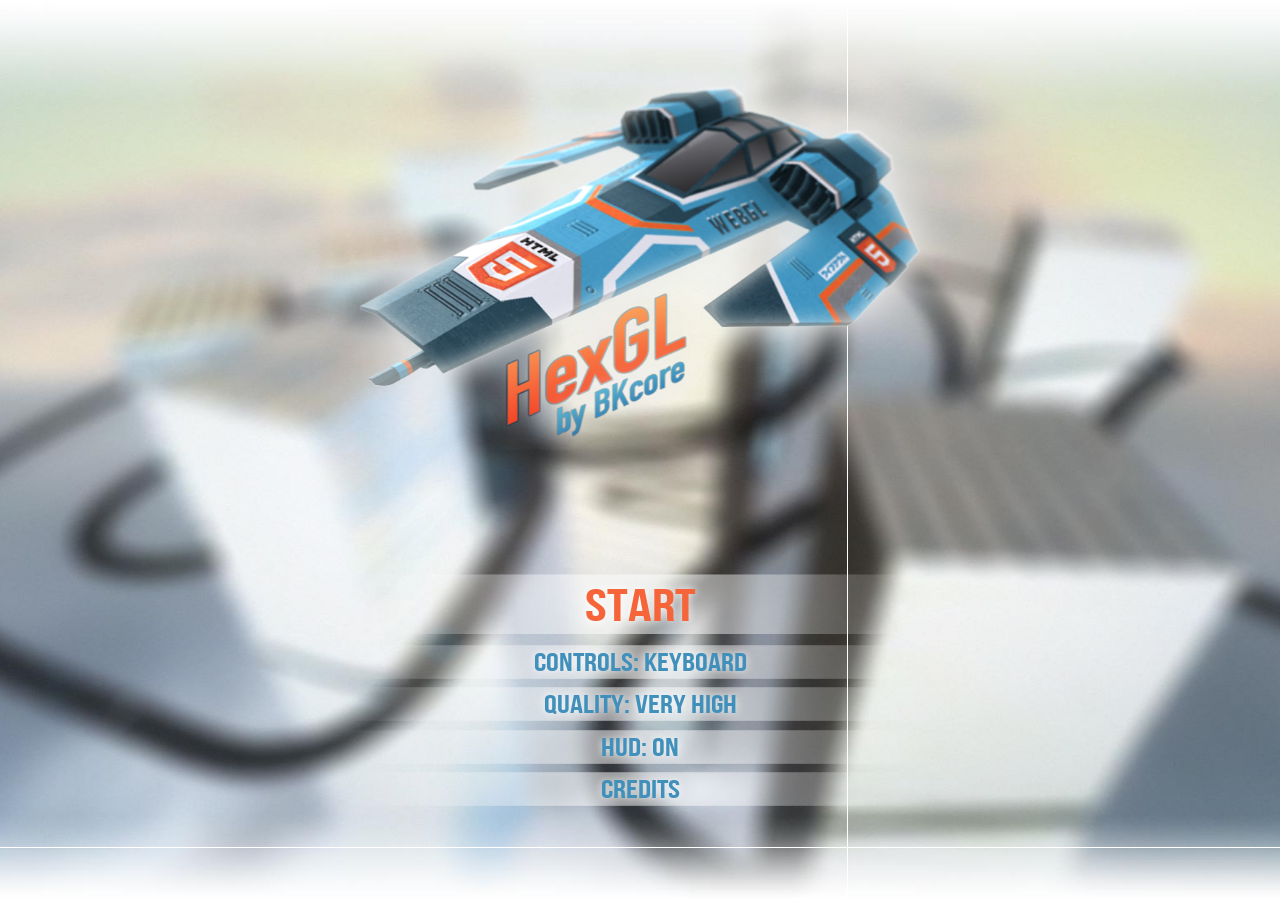
<file: HexGL-master/index.html>
<!doctype html>
<html lang="en">
  <head>
    <title>HexGL by BKcore</title>
    <meta charset="utf-8">
    <meta name="description" content="HexGL is a futuristic racing game built by Thibaut Despoulain (BKcore) using HTML5, Javascript and WebGL. Come challenge your friends on this fast-paced 3D game!">
    <meta property="og:title" content="HexGL, the HTML5 futuristic racing game." />
    <meta property="og:type" content="game" />
    <meta property="og:url" content="http://hexgl.bkcore.com/" />
    <meta property="og:image" content="http://hexgl.bkcore.com/image.png" />
    <meta property="og:site_name" content="HexGL by BKcore" />
    <meta property="fb:admins" content="1482017639" />
    <link rel="icon" href="http://hexgl.bkcore.com/favicon.png" type="image/png">
    <link rel="shortcut icon" href="http://hexgl.bkcore.com/favicon.png" type="image/png">
    <meta name="viewport" content="width=device-width, user-scalable=no, minimum-scale=1.0, maximum-scale=1.0">
    <link rel="stylesheet" href="css/multi.css" type="text/css" charset="utf-8">
    <link rel="stylesheet" href="css/fonts.css" type="text/css" charset="utf-8">
    <style>
      body {
        padding:0;
        margin:0;
      }
      canvas { pointer-events:none; width: 100%;}
      #overlay{
        position: absolute;
        z-index: 9999;
        top: 0;
        left: 0;
        width: 100%;
      }
    </style>
    <script type="text/javascript">
    //analytics
    var _gaq = _gaq || [];
    _gaq.push(['_setAccount', 'UA-26274524-4']);
    _gaq.push(['_trackPageview']);
    (function() {
      var ga = document.createElement('script'); ga.type = 'text/javascript'; ga.async = true;
      ga.src = ('https:' == document.location.protocol ? 'https://ssl' : 'http://www') + '.google-analytics.com/ga.js';
      var s = document.getElementsByTagName('script')[0]; s.parentNode.insertBefore(ga, s);
    })();
    </script>
  </head>

  <body>
    <div id="step-1">
      <div id="global"></div>
      <div id="title">
      </div>
      <div id="menucontainer">
        <div id="menu">
          <div id="start">Start</div>
          <div id="s-controlType">Controls: Keyboard</div>
          <div id="s-quality">Quality: High</div>
          <div id="s-hud">HUD: On</div>
          <div id="s-godmode" style="display: none">Godmode: Off</div>
          <div id="s-credits">Credits</div>
        </div>
      </div>
    </div>
    <div id="step-2" style="display: none">
      <div id="ctrl-help">Click/Touch to continue.</div>
    </div>
    <div id="step-3" style="display: none">
      <div id="progressbar"></div>
    </div>
    <div id="step-4" style="display: none">
      <div id="overlay"></div>
      <div id="main"></div>
    </div>
    <div id="step-5" style="display: none">
      <div id="time"></div>
      <div id="ctrl-help">Click/Touch to continue.</div>
    </div>
    <div id="credits" style="display: none">
      <h3>Code</h3>
      <p><b>Concept and Development</b><br>Thibaut Despoulain (BKcore)</p>
      <p><b>Contributors</b><br>townxelliot<br>mahesh.kk</p>
      <p><b>Technologies</b><br>WebGL<br>JavaScript<br>CoffeeScript<br>Three.js<br>LeapMotion</p>
      <h3>Graphics</h3>
      <p><b>HexMKI base model</b><br>Charnel</p>
      <p><b>Track texture</b><br>Nobiax</p>
      <h4>Click anywhere to continue.</h4>
    </div>

    <div id="leapinfo" style="display: none"></div>

    <script src="libs/leap-0.4.1.min.js"></script>
    <script src="libs/Three.dev.js"></script>
    <script src="libs/ShaderExtras.js"></script>
    <script src="libs/postprocessing/EffectComposer.js"></script>
    <script src="libs/postprocessing/RenderPass.js"></script>
    <script src="libs/postprocessing/BloomPass.js"></script>
    <script src="libs/postprocessing/ShaderPass.js"></script>
    <script src="libs/postprocessing/MaskPass.js"></script>
    <script src="libs/Detector.js"></script>
    <script src="libs/Stats.js"></script>
    <script src="libs/DAT.GUI.min.js"></script>

    <script src="bkcore.coffee/controllers/TouchController.js"></script>
    <script src="bkcore.coffee/controllers/OrientationController.js"></script>
    <script src="bkcore.coffee/controllers/GamepadController.js"></script>

    <script src="bkcore.coffee/Timer.js"></script>
    <script src="bkcore.coffee/ImageData.js"></script>
    <script src="bkcore.coffee/Utils.js"></script>

    <script src="bkcore/threejs/RenderManager.js"></script>
    <script src="bkcore/threejs/Shaders.js"></script>
    <script src="bkcore/threejs/Particles.js"></script>
    <script src="bkcore/threejs/Loader.js"></script>

    <script src="bkcore/Audio.js"></script>

    <script src="bkcore/hexgl/HUD.js"></script>
    <script src="bkcore/hexgl/RaceData.js"></script>
    <script src="bkcore/hexgl/ShipControls.js"></script>
    <script src="bkcore/hexgl/ShipEffects.js"></script>
    <script src="bkcore/hexgl/CameraChase.js"></script>
    <script src="bkcore/hexgl/Gameplay.js"></script>

    <script src="bkcore/hexgl/tracks/Cityscape.js"></script>

    <script src="bkcore/hexgl/HexGL.js"></script>

    <script src="launch.js"></script>

  </body>
</html>
</file>
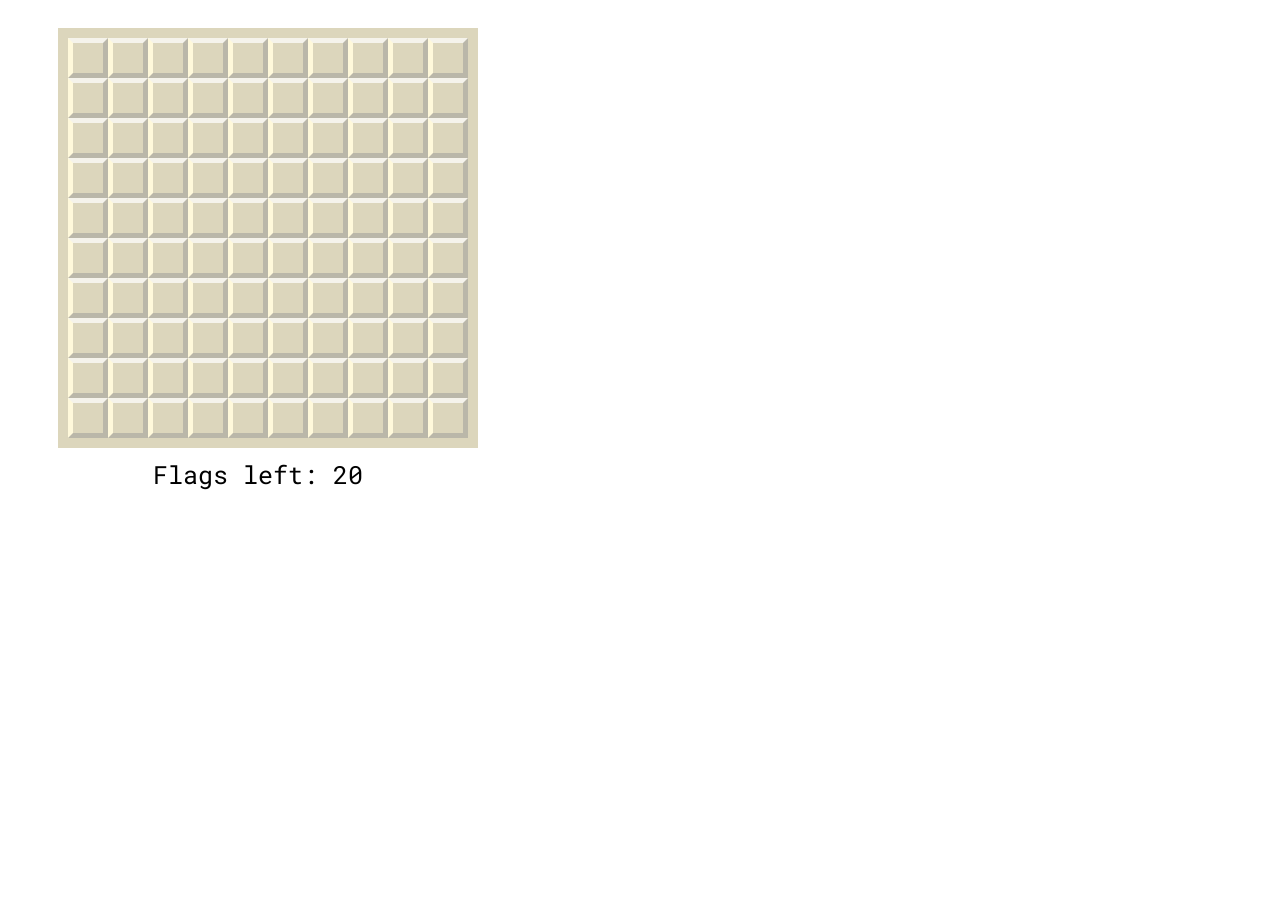
<file: minesweeper-master/index.html>
<!DOCTYPE html>
<html lang="en" dir="ltr">
<head>
  <meta charset="UTF-8">
  <title>Minesweeper</title>
  <link rel="stylesheet" href="style.css"></link>
  <script src="app.js" charset="utf-8"></script>
  <link href="https://fonts.googleapis.com/css2?family=Roboto+Mono:wght@700&display=swap" rel="stylesheet">
</head>
<body>

  <div class="container">
    <div class="grid"></div>
    <div>Flags left: <span id='flags-left'></span></div>
    <div id="result"></div>
  </div>

</body>
</html>
</file>
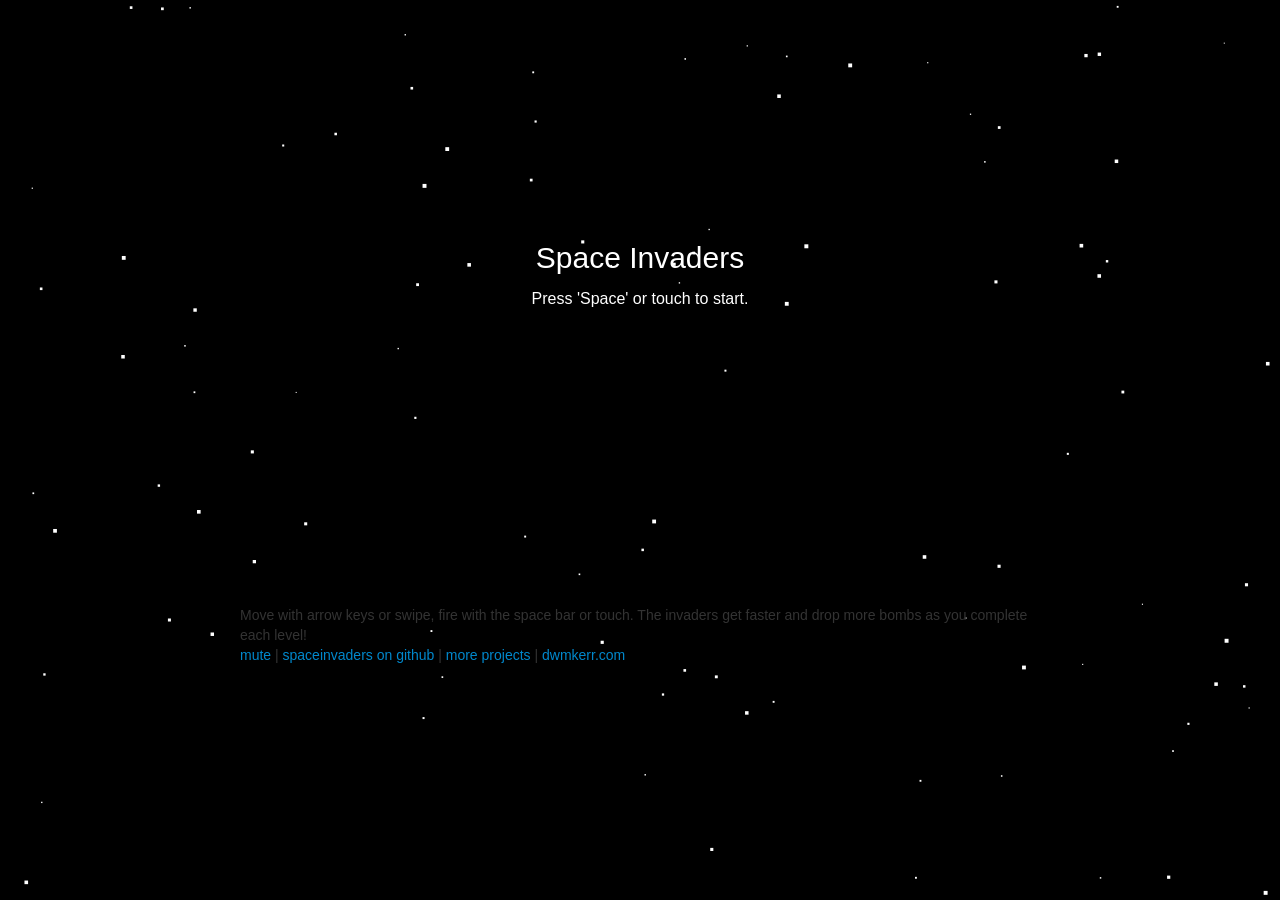
<file: spaceinvaders-master/index.html>
<!DOCTYPE html>
<html>
    <head>
        <title>Space Invaders</title>
        <link rel="stylesheet" type="text/css" href="css/core.css">
        <link rel="stylesheet" type="text/css" href="css/typeography.css">
        <style>
    
            /* Styling needed for a fullscreen canvas and no scrollbars. */
            body, html { 
            width: 100%;
            height: 100%;
            margin: 0;
            padding: 0;
            overflow: hidden;
            }

            #starfield {
                width:100%;
                height:100%;
                z-index: -1;
                position: absolute;
                left: 0px;
                top: 0px;
            }
            #gamecontainer {
                width: 800px;
                margin-left: auto;
                margin-right: auto;
            }
            #gamecanvas { 
                width: 800px;
                height: 600px;
            }
            #info {
                width: 800px;
                margin-left: auto;
                margin-right: auto;
            }
        </style>
    </head>
    <body>
        <div id="starfield"></div>
        <div id="gamecontainer">
        <canvas id="gameCanvas"></canvas>
        </div>
        <div id="info">
            <p>Move with arrow keys or swipe, fire with the space bar or touch. The invaders get faster and drop
                more bombs as you complete each level!</p>
            <p><a id="muteLink" href="#" onclick="toggleMute()">mute</a> | 
                <a href="http://github.com/dwmkerr/spaceinvaders">spaceinvaders on github</a> | 
                <a href="http://github.com/dwmkerr">more projects</a> | <a href="http://www.dwmkerr.com">dwmkerr.com</a></p>
        </div>

        <script src="js/starfield.js"></script>
        <script src="js/spaceinvaders.js"></script>
        <script>

            //  Create the starfield.
            var container = document.getElementById('starfield');
            var starfield = new Starfield();
            starfield.initialise(container);
            starfield.start();

            //  Setup the canvas.
            var canvas = document.getElementById("gameCanvas");
            canvas.width = 800;
            canvas.height = 600;

            //  Create the game.
            var game = new Game();

            //  Initialise it with the game canvas.
            game.initialise(canvas);

            //  Start the game.
            game.start();

            //  Listen for keyboard events.
            window.addEventListener("keydown", function keydown(e) {
                var keycode = e.which || window.event.keycode;
                //  Supress further processing of left/right/space (37/29/32)
                if(keycode == 37 || keycode == 39 || keycode == 32) {
                    e.preventDefault();
                }
                game.keyDown(keycode);

            });
            window.addEventListener("keyup", function keydown(e) {
                var keycode = e.which || window.event.keycode;
                game.keyUp(keycode);
            });

            window.addEventListener("touchstart", function (e) {
                game.touchstart(e);
            }, false);
 
            window.addEventListener('touchend', function(e){
                game.touchend(e);
            }, false);

            window.addEventListener('touchmove', function(e){
                game.touchmove(e);
            }, false);

            function toggleMute() {
                game.mute();
                document.getElementById("muteLink").innerText = game.sounds.mute ? "unmute" : "mute";
            }
        </script>
        <script type="text/javascript">

  var _gaq = _gaq || [];
  _gaq.push(['_setAccount', 'UA-41728580-1']);
  _gaq.push(['_trackPageview']);

  (function() {
    var ga = document.createElement('script'); ga.type = 'text/javascript'; ga.async = true;
    ga.src = ('https:' == document.location.protocol ? 'https://ssl' : 'http://www') + '.google-analytics.com/ga.js';
    var s = document.getElementsByTagName('script')[0]; s.parentNode.insertBefore(ga, s);
  })();

</script>
    </body>
</html>
</file>
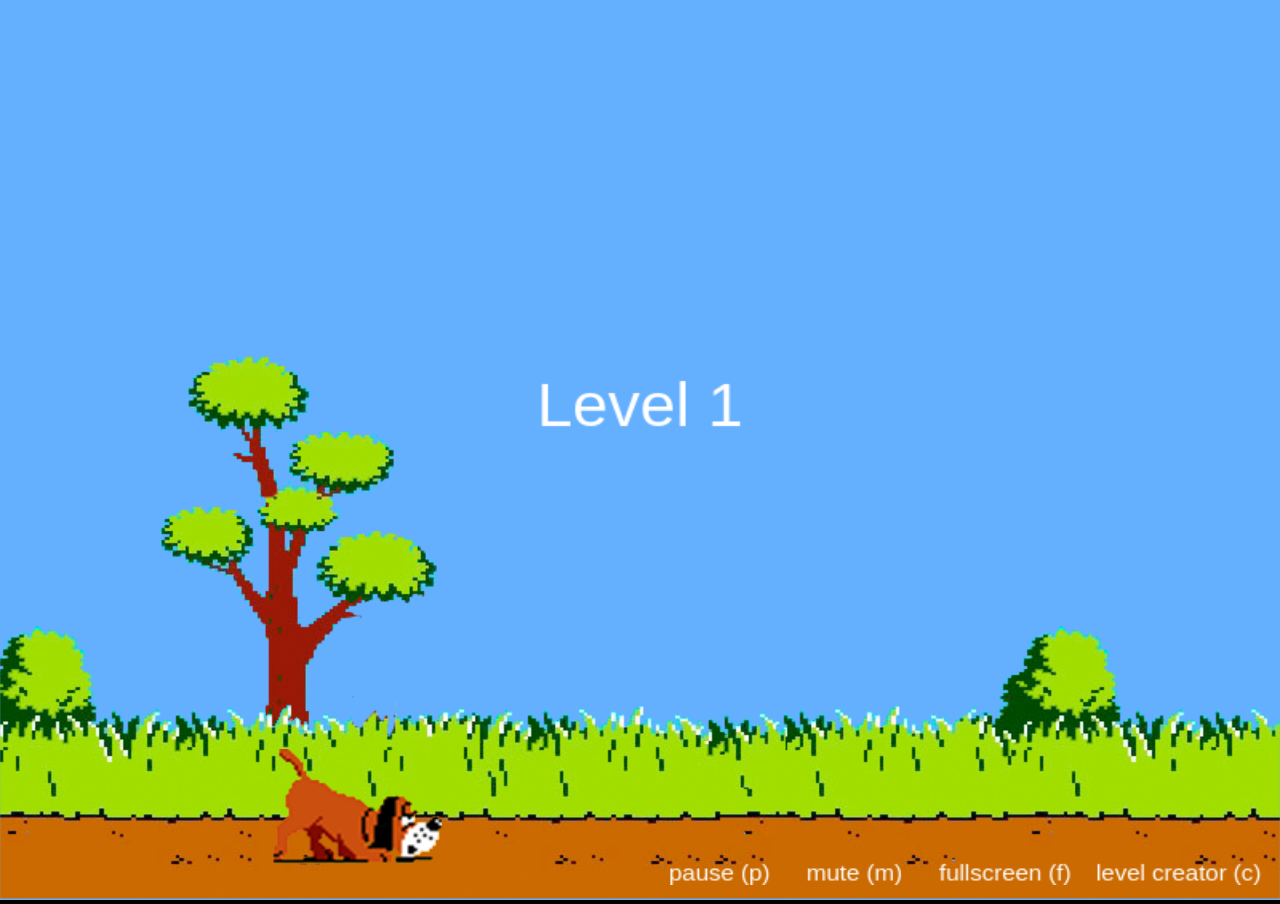
<file: DuckHunt-JS-master/dist/index.html>
<!DOCTYPE HTML>
<meta http-equiv="Content-Type" content="text/html;charset=UTF-8">
<html>
<head>
  <title>DuckHuntJS</title>
  <meta name="apple-mobile-web-app-capable" content="yes">
  <meta name="mobile-web-app-capable" content="yes">
  <meta name="description" content="An open source, web based, responsive implementation of Duck Hunt in canvas or webgl depending on your client.">
  <meta name="author" content="Matt Surabian">
  <style>
    body {
      overflow:hidden;
      margin: 0;
      padding: 0;
      background-color: #000000;
    }
  </style>
  <script src="duckhunt.js"></script>
</head>
<body>
</body>
</html>
</file>
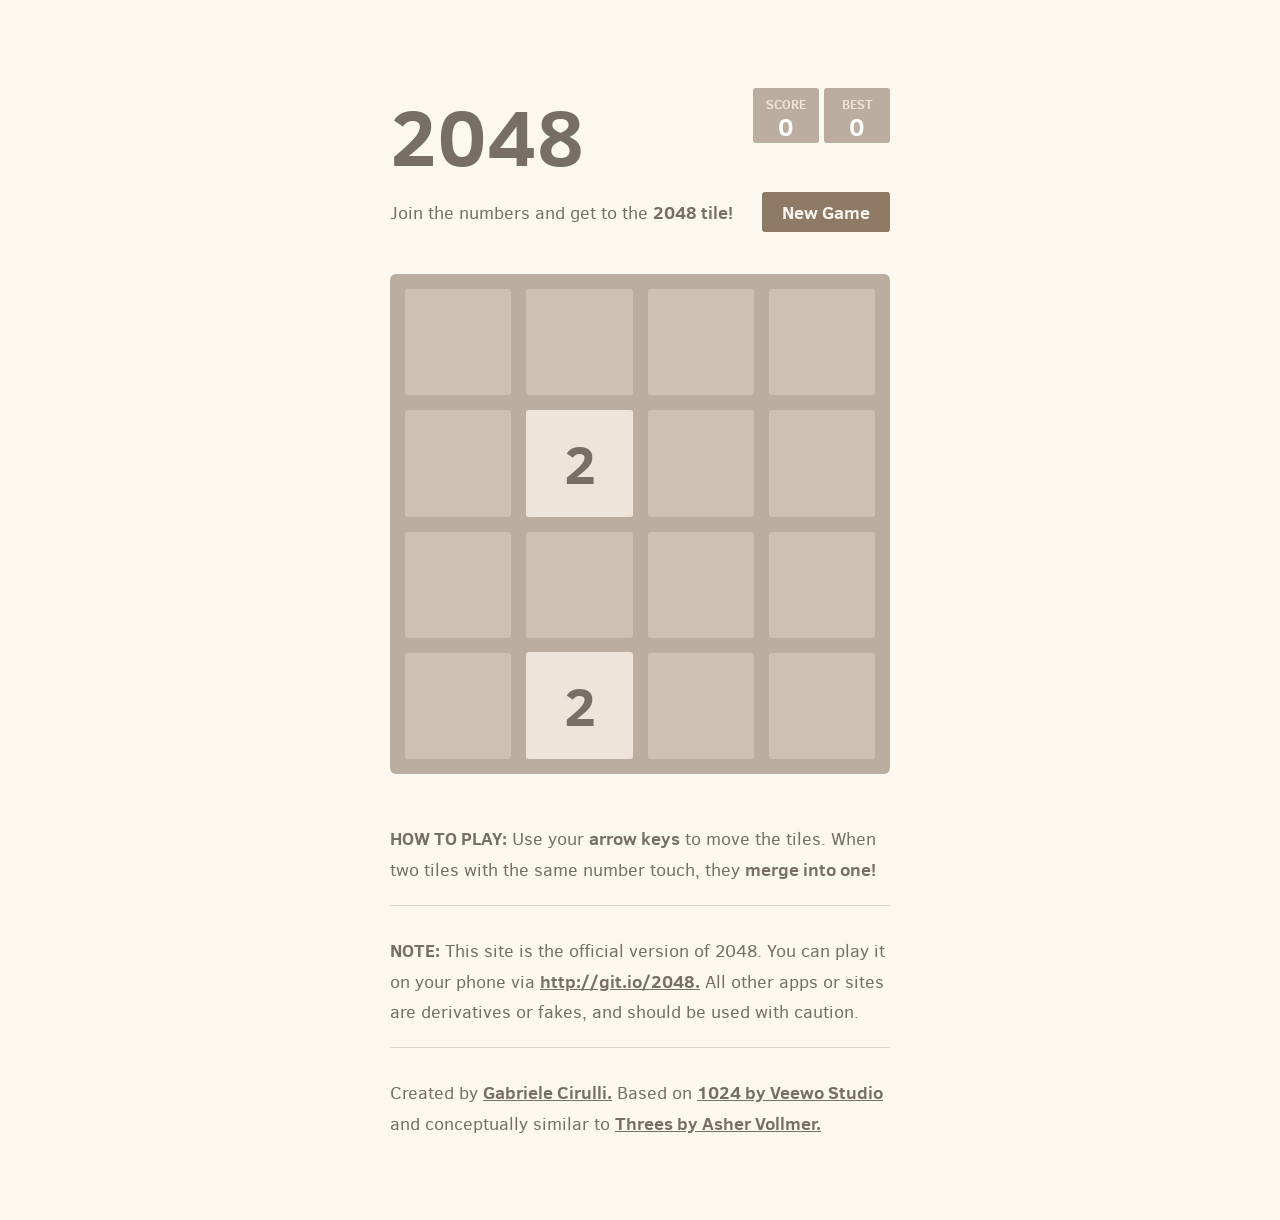
<file: Games/2048-master/index.html>
<!DOCTYPE html>
<html>
<head>
  <meta charset="utf-8">
  <title>2048</title>

  <link href="style/main.css" rel="stylesheet" type="text/css">
  <link rel="shortcut icon" href="favicon.ico">
  <link rel="apple-touch-icon" href="meta/apple-touch-icon.png">
  <link rel="apple-touch-startup-image" href="meta/apple-touch-startup-image-640x1096.png" media="(device-width: 320px) and (device-height: 568px) and (-webkit-device-pixel-ratio: 2)"> <!-- iPhone 5+ -->
  <link rel="apple-touch-startup-image" href="meta/apple-touch-startup-image-640x920.png"  media="(device-width: 320px) and (device-height: 480px) and (-webkit-device-pixel-ratio: 2)"> <!-- iPhone, retina -->
  <meta name="apple-mobile-web-app-capable" content="yes">
  <meta name="apple-mobile-web-app-status-bar-style" content="black">

  <meta name="HandheldFriendly" content="True">
  <meta name="MobileOptimized" content="320">
  <meta name="viewport" content="width=device-width, target-densitydpi=160dpi, initial-scale=1.0, maximum-scale=1, user-scalable=no, minimal-ui">
</head>
<body>
  <div class="container">
    <div class="heading">
      <h1 class="title">2048</h1>
      <div class="scores-container">
        <div class="score-container">0</div>
        <div class="best-container">0</div>
      </div>
    </div>

    <div class="above-game">
      <p class="game-intro">Join the numbers and get to the <strong>2048 tile!</strong></p>
      <a class="restart-button">New Game</a>
    </div>

    <div class="game-container">
      <div class="game-message">
        <p></p>
        <div class="lower">
	        <a class="keep-playing-button">Keep going</a>
          <a class="retry-button">Try again</a>
        </div>
      </div>

      <div class="grid-container">
        <div class="grid-row">
          <div class="grid-cell"></div>
          <div class="grid-cell"></div>
          <div class="grid-cell"></div>
          <div class="grid-cell"></div>
        </div>
        <div class="grid-row">
          <div class="grid-cell"></div>
          <div class="grid-cell"></div>
          <div class="grid-cell"></div>
          <div class="grid-cell"></div>
        </div>
        <div class="grid-row">
          <div class="grid-cell"></div>
          <div class="grid-cell"></div>
          <div class="grid-cell"></div>
          <div class="grid-cell"></div>
        </div>
        <div class="grid-row">
          <div class="grid-cell"></div>
          <div class="grid-cell"></div>
          <div class="grid-cell"></div>
          <div class="grid-cell"></div>
        </div>
      </div>

      <div class="tile-container">

      </div>
    </div>

    <p class="game-explanation">
      <strong class="important">How to play:</strong> Use your <strong>arrow keys</strong> to move the tiles. When two tiles with the same number touch, they <strong>merge into one!</strong>
    </p>
    <hr>
    <p>
    <strong class="important">Note:</strong> This site is the official version of 2048. You can play it on your phone via <a href="http://git.io/2048">http://git.io/2048.</a> All other apps or sites are derivatives or fakes, and should be used with caution.
    </p>
    <hr>
    <p>
    Created by <a href="http://gabrielecirulli.com" target="_blank">Gabriele Cirulli.</a> Based on <a href="https://itunes.apple.com/us/app/1024!/id823499224" target="_blank">1024 by Veewo Studio</a> and conceptually similar to <a href="http://asherv.com/threes/" target="_blank">Threes by Asher Vollmer.</a>
    </p>
  </div>

  <script src="js/bind_polyfill.js"></script>
  <script src="js/classlist_polyfill.js"></script>
  <script src="js/animframe_polyfill.js"></script>
  <script src="js/keyboard_input_manager.js"></script>
  <script src="js/html_actuator.js"></script>
  <script src="js/grid.js"></script>
  <script src="js/tile.js"></script>
  <script src="js/local_storage_manager.js"></script>
  <script src="js/game_manager.js"></script>
  <script src="js/application.js"></script>
</body>
</html>
</file>
<file: HexGL-master/css/multi.css>
@-webkit-keyframes anim {
  0%   { -webkit-transform: translateY(10px) }
  50% { -webkit-transform: translateY(-10px) }
  100% { -webkit-transform: translateY(10px) }
}
@-moz-keyframes anim {
  0%   { -moz-transform: translateY(10px) }
  50% { -moz-transform: translateY(-10px) }
  100% { -moz-transform: translateY(10px) }
}
@-o-keyframes anim {
  0%   { -o-transform: translateY(10px) }
  50% { -o-transform: translateY(-10px) }
  100% { -o-transform: translateY(10px) }
}
@keyframes anim {
  0%   { transform: translateY(10px) }
  50% { transform: translateY(-10px) }
  100% { transform: translateY(10px) }
}

@-webkit-keyframes animbg {
  0%   { -webkit-transform: translateY(5px) }
  50% { -webkit-transform: translateY(-5px) }
  100% { -webkit-transform: translateY(5px) }
}
@-moz-keyframes animbg {
  0%   { -moz-transform: translateY(5px) }
  50% { -moz-transform: translateY(-5px) }
  100% { -moz-transform: translateY(5px) }
}
@-o-keyframes animbg {
  0%   { -o-transform: translateY(5px) }
  50% { -o-transform: translateY(-5px) }
  100% { -o-transform: translateY(5px) }
}
@keyframes animbg {
  0%   { transform: translateY(5px) }
  50% { transform: translateY(-5px) }
  100% { transform: translateY(5px) }
}

* {
  -webkit-touch-callout: none;
  -webkit-user-select: none;
  -khtml-user-select: none;
  -moz-user-select: none;
  -ms-user-select: none;
  user-select: none;
}

html, body {
  overflow: hidden;
  font-family: 'BebasNeueRegular', arial, sans-serif;
  background: white;
}

#global {
  position: absolute;
  top: 0;
  right: 0;
  bottom: 0;
  left: 0;
  z-index: 0;
  background: url('bg.jpg') no-repeat center center fixed;
  overflow: hidden;
  text-align: center;
  -moz-background-size: cover;
  -webkit-background-size: cover;
  -ms-background-size: cover;
  -o-background-size: cover;
  background-size: cover;
  -webkit-transform: translateZ(0);
  -moz-transform: translateZ(0);
  -o-transform: translateZ(0);
  transform: translateZ(0);
  -webkit-animation: animbg 3s ease-in-out infinite;
  -moz-animation: animbg 3s ease-in-out infinite;
  -o-animation: animbg 3s ease-in-out infinite;
  animation: animbg 3s ease-in-out infinite;
}

#title {
  position: absolute;
  top: 5%;
  right: 0;
  bottom: 5%;
  left: 0;
  z-index: 1;
  background: url('title.png') no-repeat center top;
  -moz-background-size: auto 50%;
  -webkit-background-size: auto 50%;
  -ms-background-size: auto 50%;
  -o-background-size: auto 50%;
  background-size: auto 50%;
  -webkit-transform: translateZ(0);
  -moz-transform: translateZ(0);
  -o-transform: translateZ(0);
  transform: translateZ(0);
  -webkit-animation: anim 3s ease-in-out infinite;
  -moz-animation: anim 3s ease-in-out infinite;
  -o-animation: anim 3s ease-in-out infinite;
  animation: anim 3s ease-in-out infinite;
}

#menucontainer {
  position: absolute;
  top: auto;
  right: 0;
  bottom: 10%;
  left: 0;
  z-index: 2;
}

#menu {
  position: relative;
  display: block;
  width: 100%;
  max-width: 600px;
  margin: auto;
  text-align: center;
  font-size: 2em;
  font-family: 'BebasNeueRegular', arial, sans-serif;
  text-transform: uppercase;
  color: #4190bb;
}

#menu div {
  padding: 0.1em 0 0 0;
  margin: 0 0;
  cursor: pointer;
  -moz-text-shadow: 0 0 10px rgb(255,255,255);
  -webkit-text-shadow: 0 0 10px rgb(255,255,255);
  text-shadow: 0 0 10px rgb(255,255,255);
  -webkit-transform-origin-y: 50%;
  -webkit-transition: -webkit-transform 0.2s;
  -webkit-transform: translateZ(0px) scaleY(0.8);
  transform-origin-y: 50%;
  transition: transform 0.2s ease;
  transform: translateZ(0px) scaleY(0.8);
  background: url([data-uri]);
  background: -moz-linear-gradient(left, rgba(255,255,255,0) 0%, rgba(255,255,255,0.5) 40%, rgba(255,255,255,0.5) 60%, rgba(255,255,255,0) 100%); /* FF3.6+ */
  background: -webkit-gradient(linear, left top, right top, color-stop(0%,rgba(255,255,255,0)), color-stop(40%,rgba(255,255,255,0.5)), color-stop(60%,rgba(255,255,255,0.5)), color-stop(100%,rgba(255,255,255,0))); /* Chrome,Safari4+ */
  background: -webkit-linear-gradient(left, rgba(255,255,255,0) 0%,rgba(255,255,255,0.5) 40%,rgba(255,255,255,0.5) 60%,rgba(255,255,255,0) 100%); /* Chrome10+,Safari5.1+ */
  background: -o-linear-gradient(left, rgba(255,255,255,0) 0%,rgba(255,255,255,0.5) 40%,rgba(255,255,255,0.5) 60%,rgba(255,255,255,0) 100%); /* Opera 11.10+ */
  background: -ms-linear-gradient(left, rgba(255,255,255,0) 0%,rgba(255,255,255,0.5) 40%,rgba(255,255,255,0.5) 60%,rgba(255,255,255,0) 100%); /* IE10+ */
  background: linear-gradient(to right, rgba(255,255,255,0) 0%,rgba(255,255,255,0.5) 40%,rgba(255,255,255,0.5) 60%,rgba(255,255,255,0) 100%); /* W3C */
}

#menu div:hover {
  color: #f66439;
  -webkit-transform: scaleY(1.0);
  transform: scaleY(1.1);
}

#start {
  font-size: 1.8em;
  color: #f66439;
}

#start:hover {
  color: #f8854b !important;
}

#step-2 {
  position: absolute;
  top: 0;
  right: 0;
  bottom: 0;
  left: 0;
  background: black;
  vertical-align: bottom;
  text-align: center;
  padding: 20px;
  color: white;
  font-size: 2em;
  background-repeat: no-repeat;
  background-position: center center;
  -moz-background-size: 60% auto;
  -webkit-background-size: 60% auto;
  -ms-background-size: 60% auto;
  -o-background-size: 60% auto;
  background-size: 60% auto;
}

#step-3 {
  position: absolute;
  top: 0;
  right: 0;
  bottom: 0;
  left: 0;
  background: black;
}

#step-3 #progressbar {
  position: absolute;
  top: 0;
  right: auto;
  bottom: 0;
  left: 0;
  width: 0%;
  background: white;
}

#step-5 {
  position: absolute;
  top: 0;
  right: 0;
  bottom: 0;
  left: 0;
  background: black;
  text-align: center;
  padding: 100px 20px;
  color: white;
  font-size: 2em;
}

#step-5 #time {
  font-size: 4em
}

#leapinfo {
  position: absolute;
  top: 0;
  right: 0;
  bottom: 0;
  left: 0;
  background: rgba(0,0,0,0.8);
  color: white;
  text-align: center;
  font-size: 3em;
  padding-top: 200px;
  z-index: 999999;
}

#credits {
  position: absolute;
  top: 0;
  right: 0;
  bottom: 0;
  left: 0;
  z-index: 9999;
  background: black;
  overflow-y: auto;
  text-align: center;
  color: white;
  font-size: 1.1em;
  padding: 40px 20px;
}

#credits h3 {
  font-size: 2em;
  color: #666;
}

#credits b {
  font-size: 1.2em;
  color: #bbb;
}

#credits h4 {
  color: #555;
  font-size: 1.2em;
}
</file>
<file: HexGL-master/css/fonts.css>
/* Generated by Font Squirrel (http://www.fontsquirrel.com) on July 28, 2012 03:24:04 PM America/New_York */



@font-face {
    font-family: 'BebasNeueRegular';
    src: url('BebasNeue-webfont.eot');
    src: url('BebasNeue-webfont.eot?#iefix') format('embedded-opentype'),
         url('BebasNeue-webfont.woff') format('woff'),
         url('BebasNeue-webfont.ttf') format('truetype'),
         url('BebasNeue-webfont.svg#BebasNeueRegular') format('svg');
    font-weight: normal;
    font-style: normal;

}
</file>
<file: minesweeper-master/style.css>
.container {
  width: 500px;
  align-content: center;
}

.grid {
  height: 400px;
  width: 400px;
  display: flex;
  flex-wrap: wrap;
  background-color: #dcd6bc;
  margin-left: 50px;
  margin-top: 20px;
  border: 10px solid #dcd6bc;
  margin-bottom: 10px;
}

div {
  font-size: 25px;
  text-align: center;
  font-family: 'Roboto Mono', monospace;

}
.valid {
  height: 40px;
  width: 40px;
  border: 5px solid;
  border-color: #f5f3eb #bab7a9 #bab7a9 #fff9db;
  box-sizing: border-box;
}

.checked {
  height: 40px;
  width: 40px;
  border: 2px solid;
  background-color: #cecab7;
  border-color: #9c998d;
  box-sizing: border-box;
}

.bomb {
  height: 40px;
  width: 40px;
  border: 5px solid;
  border-color: #f5f3eb #bab7a9 #bab7a9 #fff9db;
  box-sizing: border-box;
}

.one {
  color: #e76346;
}

.two {
  color: #4199d3;
}

.three {
  color: #57da59;
}

.four{
  color: #bb41d3;
}

#result {
  margin-top: 5px;
  color: #e76346;
}
</file>
<file: spaceinvaders-master/css/core.css>
/* core.css */
/* lean and simple css reset, based on Tantek Celik's reset - see comments below. */
/* (c) 2004-2010 Tantek Çelik. Some Rights Reserved. http://tantek.com */
/* This style sheet is licensed under a Creative Commons License.      */
/*             http://creativecommons.org/licenses/by/2.0              */

/* Purpose: undo some of the default styling of common browsers        */


:link,:visited,ins { text-decoration:none }
nav ul,nav ol { list-style:none }
dl,ul,ol,li,
h1,h2,h3,h4,h5,h6,
html,body,pre,p,blockquote,
form,fieldset,input,label
{ margin:0; padding:0 }
abbr, img, object,
a img,:link img,:visited img,
a object,:link object,:visited object
{ border:0 }
address,abbr { font-style:normal }
iframe:not(.auto-link) { display:none ! important; visibility:hidden ! important; margin-left: -10000px ! important  }
a {
  color: #0088cc;
  text-decoration: none;
}

a:hover,
a:focus {
  color: #005580;
  text-decoration: underline;
}
</file>
<file: spaceinvaders-master/css/typeography.css>
body {
	font-family: "Helvetica Neue", Helvetica, Arial, sans-serif;
	font-size: 14px;
	line-height: 20px;
	color: #333333;
}

h1,
h2,
h3,
h4,
h5,
h6 {
  margin: 10px 0;
  font-family: inherit;
  font-weight: bold;
  line-height: 20px;
  color: inherit;
  text-rendering: optimizelegibility;
}

h1,
h2,
h3 {
  line-height: 40px;
}

h1 {
  font-size: 38.5px;
}

h2 {
  font-size: 31.5px;
}

h3 {
  font-size: 24.5px;
}

h4 {
  font-size: 17.5px;
}

h5 {
  font-size: 14px;
}

h6 {
  font-size: 11.9px;
}
</file>
<file: Games/2048-master/style/main.css>
@import "fonts/clear-sans.css";
html, body {
  margin: 0;
  padding: 0;
  background: #faf8ef;
  color: #776E65;
  font-family: "Clear Sans", "Helvetica Neue", Arial, sans-serif;
  font-size: 18px;
}

body {
  margin: 80px 0;
}

.heading:after {
  content: "";
  display: block;
  clear: both;
}

h1.title {
  font-size: 80px;
  font-weight: bold;
  margin: 0;
  display: block;
  float: left;
}
@keyframes $animation-name {
  0% {
    top: 25px;
    opacity: 1;
  }
  100% {
    top: -50px;
    opacity: 0;
  }
}
.scores-container {
  float: right;
  text-align: right;
}

.score-container, .best-container {
  position: relative;
  display: inline-block;
  background: #bbada0;
  padding: 15px 25px;
  font-size: 25px;
  height: 25px;
  line-height: 47px;
  font-weight: bold;
  border-radius: 3px;
  color: white;
  margin-top: 8px;
  text-align: center;
}
.score-container:after, .best-container:after {
  position: absolute;
  width: 100%;
  top: 10px;
  left: 0;
  text-transform: uppercase;
  font-size: 13px;
  line-height: 13px;
  text-align: center;
  color: #eee4da;
}
.score-container .score-addition, .best-container .score-addition {
  position: absolute;
  right: 30px;
  color: red;
  font-size: 25px;
  line-height: 25px;
  font-weight: bold;
  color: rgba(119, 110, 101, 0.9);
  z-index: 100;
  animation: move-up 600ms ease-in;
  animation-fill-mode: both;
}

.score-container:after {
  content: "Score";
}

.best-container:after {
  content: "Best";
}

p {
  margin-top: 0;
  margin-bottom: 10px;
  line-height: 1.65;
}

a {
  color: #776E65;
  font-weight: bold;
  text-decoration: underline;
  cursor: pointer;
}

strong.important {
  text-transform: uppercase;
}

hr {
  border: none;
  border-bottom: 1px solid #d8d4d0;
  margin-top: 20px;
  margin-bottom: 30px;
}

.container {
  width: 500px;
  margin: 0 auto;
}
@keyframes $animation-name {
  0% {
    opacity: 0;
  }
  100% {
    opacity: 1;
  }
}
.game-container {
  margin-top: 40px;
  position: relative;
  padding: 15px;
  cursor: default;
  -webkit-touch-callout: none;
  -ms-touch-callout: none;
  -webkit-user-select: none;
  -moz-user-select: none;
  -ms-user-select: none;
  touch-action: none;
  background: #bbada0;
  border-radius: 6px;
  width: 500px;
  height: 500px;
  box-sizing: border-box;
}
.game-container .game-message {
  display: none;
  position: absolute;
  top: 0;
  right: 0;
  bottom: 0;
  left: 0;
  background: rgba(238, 228, 218, 0.5);
  z-index: 100;
  text-align: center;
  animation: fade-in 800ms ease 1200ms;
  animation-fill-mode: both;
}
.game-container .game-message p {
  font-size: 60px;
  font-weight: bold;
  height: 60px;
  line-height: 60px;
  margin-top: 222px;
}
.game-container .game-message .lower {
  display: block;
  margin-top: 59px;
}
.game-container .game-message a {
  display: inline-block;
  background: #8f7a66;
  border-radius: 3px;
  padding: 0 20px;
  text-decoration: none;
  color: #f9f6f2;
  height: 40px;
  line-height: 42px;
  margin-left: 9px;
}
.game-container .game-message a.keep-playing-button {
  display: none;
}
.game-container .game-message.game-won {
  background: rgba(237, 194, 46, 0.5);
  color: #f9f6f2;
}
.game-container .game-message.game-won a.keep-playing-button {
  display: inline-block;
}
.game-container .game-message.game-won, .game-container .game-message.game-over {
  display: block;
}

.grid-container {
  position: absolute;
  z-index: 1;
}

.grid-row {
  margin-bottom: 15px;
}
.grid-row:last-child {
  margin-bottom: 0;
}
.grid-row:after {
  content: "";
  display: block;
  clear: both;
}

.grid-cell {
  width: 106.25px;
  height: 106.25px;
  margin-right: 15px;
  float: left;
  border-radius: 3px;
  background: rgba(238, 228, 218, 0.35);
}
.grid-cell:last-child {
  margin-right: 0;
}

.tile-container {
  position: absolute;
  z-index: 2;
}

.tile, .tile .tile-inner {
  width: 107px;
  height: 107px;
  line-height: 107px;
}
.tile.tile-position-1-1 {
  transform: translate(0px, 0px);
}
.tile.tile-position-1-2 {
  transform: translate(0px, 121px);
}
.tile.tile-position-1-3 {
  transform: translate(0px, 242px);
}
.tile.tile-position-1-4 {
  transform: translate(0px, 363px);
}
.tile.tile-position-2-1 {
  transform: translate(121px, 0px);
}
.tile.tile-position-2-2 {
  transform: translate(121px, 121px);
}
.tile.tile-position-2-3 {
  transform: translate(121px, 242px);
}
.tile.tile-position-2-4 {
  transform: translate(121px, 363px);
}
.tile.tile-position-3-1 {
  transform: translate(242px, 0px);
}
.tile.tile-position-3-2 {
  transform: translate(242px, 121px);
}
.tile.tile-position-3-3 {
  transform: translate(242px, 242px);
}
.tile.tile-position-3-4 {
  transform: translate(242px, 363px);
}
.tile.tile-position-4-1 {
  transform: translate(363px, 0px);
}
.tile.tile-position-4-2 {
  transform: translate(363px, 121px);
}
.tile.tile-position-4-3 {
  transform: translate(363px, 242px);
}
.tile.tile-position-4-4 {
  transform: translate(363px, 363px);
}

.tile {
  position: absolute;
  transition: 100ms ease-in-out;
  transition-property: transform;
}
.tile .tile-inner {
  border-radius: 3px;
  background: #eee4da;
  text-align: center;
  font-weight: bold;
  z-index: 10;
  font-size: 55px;
}
.tile.tile-2 .tile-inner {
  background: #eee4da;
  box-shadow: 0 0 30px 10px rgba(243, 215, 116, 0), inset 0 0 0 1px rgba(255, 255, 255, 0);
}
.tile.tile-4 .tile-inner {
  background: #eee1c9;
  box-shadow: 0 0 30px 10px rgba(243, 215, 116, 0), inset 0 0 0 1px rgba(255, 255, 255, 0);
}
.tile.tile-8 .tile-inner {
  color: #f9f6f2;
  background: #f3b27a;
}
.tile.tile-16 .tile-inner {
  color: #f9f6f2;
  background: #f69664;
}
.tile.tile-32 .tile-inner {
  color: #f9f6f2;
  background: #f77c5f;
}
.tile.tile-64 .tile-inner {
  color: #f9f6f2;
  background: #f75f3b;
}
.tile.tile-128 .tile-inner {
  color: #f9f6f2;
  background: #edd073;
  box-shadow: 0 0 30px 10px rgba(243, 215, 116, 0.2380952381), inset 0 0 0 1px rgba(255, 255, 255, 0.1428571429);
  font-size: 45px;
}
@media screen and (max-width: 520px) {
  .tile.tile-128 .tile-inner {
    font-size: 25px;
  }
}
.tile.tile-256 .tile-inner {
  color: #f9f6f2;
  background: #edcc62;
  box-shadow: 0 0 30px 10px rgba(243, 215, 116, 0.3174603175), inset 0 0 0 1px rgba(255, 255, 255, 0.1904761905);
  font-size: 45px;
}
@media screen and (max-width: 520px) {
  .tile.tile-256 .tile-inner {
    font-size: 25px;
  }
}
.tile.tile-512 .tile-inner {
  color: #f9f6f2;
  background: #edc950;
  box-shadow: 0 0 30px 10px rgba(243, 215, 116, 0.3968253968), inset 0 0 0 1px rgba(255, 255, 255, 0.2380952381);
  font-size: 45px;
}
@media screen and (max-width: 520px) {
  .tile.tile-512 .tile-inner {
    font-size: 25px;
  }
}
.tile.tile-1024 .tile-inner {
  color: #f9f6f2;
  background: #edc53f;
  box-shadow: 0 0 30px 10px rgba(243, 215, 116, 0.4761904762), inset 0 0 0 1px rgba(255, 255, 255, 0.2857142857);
  font-size: 35px;
}
@media screen and (max-width: 520px) {
  .tile.tile-1024 .tile-inner {
    font-size: 15px;
  }
}
.tile.tile-2048 .tile-inner {
  color: #f9f6f2;
  background: #edc22e;
  box-shadow: 0 0 30px 10px rgba(243, 215, 116, 0.5555555556), inset 0 0 0 1px rgba(255, 255, 255, 0.3333333333);
  font-size: 35px;
}
@media screen and (max-width: 520px) {
  .tile.tile-2048 .tile-inner {
    font-size: 15px;
  }
}
.tile.tile-super .tile-inner {
  color: #f9f6f2;
  background: #3c3a33;
  font-size: 30px;
}
@media screen and (max-width: 520px) {
  .tile.tile-super .tile-inner {
    font-size: 10px;
  }
}
@keyframes $animation-name {
  0% {
    opacity: 0;
    transform: scale(0);
  }
  100% {
    opacity: 1;
    transform: scale(1);
  }
}
.tile-new .tile-inner {
  animation: appear 200ms ease 100ms;
  animation-fill-mode: backwards;
}
@keyframes $animation-name {
  0% {
    transform: scale(0);
  }
  50% {
    transform: scale(1.2);
  }
  100% {
    transform: scale(1);
  }
}
.tile-merged .tile-inner {
  z-index: 20;
  animation: pop 200ms ease 100ms;
  animation-fill-mode: backwards;
}

.above-game:after {
  content: "";
  display: block;
  clear: both;
}

.game-intro {
  float: left;
  line-height: 42px;
  margin-bottom: 0;
}

.restart-button {
  display: inline-block;
  background: #8f7a66;
  border-radius: 3px;
  padding: 0 20px;
  text-decoration: none;
  color: #f9f6f2;
  height: 40px;
  line-height: 42px;
  display: block;
  text-align: center;
  float: right;
}

.game-explanation {
  margin-top: 50px;
}

@media screen and (max-width: 520px) {
  html, body {
    font-size: 15px;
  }
  body {
    margin: 20px 0;
    padding: 0 20px;
  }
  h1.title {
    font-size: 27px;
    margin-top: 15px;
  }
  .container {
    width: 280px;
    margin: 0 auto;
  }
  .score-container, .best-container {
    margin-top: 0;
    padding: 15px 10px;
    min-width: 40px;
  }
  .heading {
    margin-bottom: 10px;
  }
  .game-intro {
    width: 55%;
    display: block;
    box-sizing: border-box;
    line-height: 1.65;
  }
  .restart-button {
    width: 42%;
    padding: 0;
    display: block;
    box-sizing: border-box;
    margin-top: 2px;
  }
  .game-container {
    margin-top: 40px;
    position: relative;
    padding: 15px;
    cursor: default;
    -webkit-touch-callout: none;
    -ms-touch-callout: none;
    -webkit-user-select: none;
    -moz-user-select: none;
    -ms-user-select: none;
    touch-action: none;
    background: #bbada0;
    border-radius: 6px;
    width: 500px;
    height: 500px;
    box-sizing: border-box;
  }
  .game-container .game-message {
    display: none;
    position: absolute;
    top: 0;
    right: 0;
    bottom: 0;
    left: 0;
    background: rgba(238, 228, 218, 0.5);
    z-index: 100;
    text-align: center;
    animation: fade-in 800ms ease 1200ms;
    animation-fill-mode: both;
  }
  .game-container .game-message p {
    font-size: 60px;
    font-weight: bold;
    height: 60px;
    line-height: 60px;
    margin-top: 222px;
  }
  .game-container .game-message .lower {
    display: block;
    margin-top: 59px;
  }
  .game-container .game-message a {
    display: inline-block;
    background: #8f7a66;
    border-radius: 3px;
    padding: 0 20px;
    text-decoration: none;
    color: #f9f6f2;
    height: 40px;
    line-height: 42px;
    margin-left: 9px;
  }
  .game-container .game-message a.keep-playing-button {
    display: none;
  }
  .game-container .game-message.game-won {
    background: rgba(237, 194, 46, 0.5);
    color: #f9f6f2;
  }
  .game-container .game-message.game-won a.keep-playing-button {
    display: inline-block;
  }
  .game-container .game-message.game-won, .game-container .game-message.game-over {
    display: block;
  }
  .grid-container {
    position: absolute;
    z-index: 1;
  }
  .grid-row {
    margin-bottom: 15px;
  }
  .grid-row:last-child {
    margin-bottom: 0;
  }
  .grid-row:after {
    content: "";
    display: block;
    clear: both;
  }
  .grid-cell {
    width: 106.25px;
    height: 106.25px;
    margin-right: 15px;
    float: left;
    border-radius: 3px;
    background: rgba(238, 228, 218, 0.35);
  }
  .grid-cell:last-child {
    margin-right: 0;
  }
  .tile-container {
    position: absolute;
    z-index: 2;
  }
  .tile, .tile .tile-inner {
    width: 107px;
    height: 107px;
    line-height: 107px;
  }
  .tile.tile-position-1-1 {
    transform: translate(0px, 0px);
  }
  .tile.tile-position-1-2 {
    transform: translate(0px, 121px);
  }
  .tile.tile-position-1-3 {
    transform: translate(0px, 242px);
  }
  .tile.tile-position-1-4 {
    transform: translate(0px, 363px);
  }
  .tile.tile-position-2-1 {
    transform: translate(121px, 0px);
  }
  .tile.tile-position-2-2 {
    transform: translate(121px, 121px);
  }
  .tile.tile-position-2-3 {
    transform: translate(121px, 242px);
  }
  .tile.tile-position-2-4 {
    transform: translate(121px, 363px);
  }
  .tile.tile-position-3-1 {
    transform: translate(242px, 0px);
  }
  .tile.tile-position-3-2 {
    transform: translate(242px, 121px);
  }
  .tile.tile-position-3-3 {
    transform: translate(242px, 242px);
  }
  .tile.tile-position-3-4 {
    transform: translate(242px, 363px);
  }
  .tile.tile-position-4-1 {
    transform: translate(363px, 0px);
  }
  .tile.tile-position-4-2 {
    transform: translate(363px, 121px);
  }
  .tile.tile-position-4-3 {
    transform: translate(363px, 242px);
  }
  .tile.tile-position-4-4 {
    transform: translate(363px, 363px);
  }
  .tile .tile-inner {
    font-size: 35px;
  }
  .game-message p {
    font-size: 30px !important;
    height: 30px !important;
    line-height: 30px !important;
    margin-top: 90px !important;
  }
  .game-message .lower {
    margin-top: 30px !important;
  }
}/*# sourceMappingURL=main.css.map */
</file>
